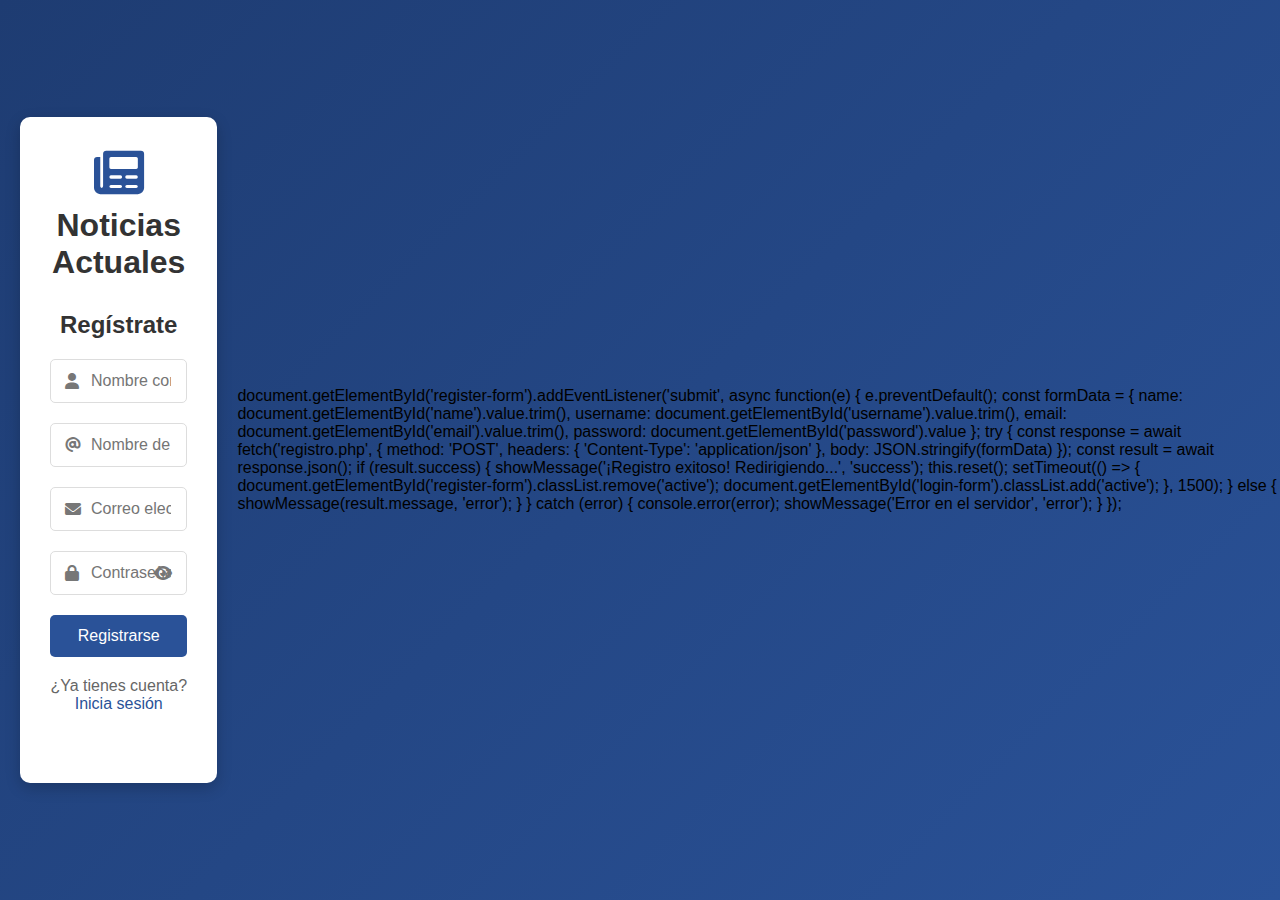
<file: proyecto/index.html>
<!DOCTYPE html>
<html lang="es">
<head>
    <meta charset="UTF-8">
    <meta name="viewport" content="width=device-width, initial-scale=1.0">
    <title>Registro - Noticias Actuales</title>
    <link rel="stylesheet" href="formulario.css">
    <link rel="stylesheet" href="https://cdnjs.cloudflare.com/ajax/libs/font-awesome/6.0.0/css/all.min.css">
</head>
<body>
    <div class="auth-container">
        <div class="auth-box">
            <div class="logo">
                <i class="fas fa-newspaper"></i>
                <h1>Noticias Actuales</h1>
            </div>

            <form id="register-form" class="form active">
                <h2>Regístrate</h2>
                <div class="input-group">
                    <i class="fas fa-user"></i>
                    <input type="text" id="name" placeholder="Nombre completo" required>
                </div>
                <div class="input-group">
                    <i class="fas fa-at"></i>
                    <input type="text" id="username" placeholder="Nombre de usuario" required>
                </div>
                <div class="input-group">
                    <i class="fas fa-envelope"></i>
                    <input type="email" id="email" placeholder="Correo electrónico" required>
                </div>
                <div class="input-group">
                    <i class="fas fa-lock"></i>
                    <input type="password" id="password" placeholder="Contraseña" required>
                    <i class="fas fa-eye toggle-password"></i>
                </div>
                <button type="submit" class="btn">Registrarse</button>
                <p class="switch-form">¿Ya tienes cuenta? <a href="#" id="show-login">Inicia sesión</a></p>
            </form>

            <form id="login-form" class="form">
                <h2>Iniciar Sesión</h2>
                <div class="input-group">
                    <i class="fas fa-user"></i>
                    <input type="text" id="login-user" placeholder="Usuario o correo" required>
                </div>
                <div class="input-group">
                    <i class="fas fa-lock"></i>
                    <input type="password" id="login-password" placeholder="Contraseña" required>
                    <i class="fas fa-eye toggle-password"></i>
                </div>
                <button type="submit" class="btn">Acceder</button>
                <p class="switch-form">¿No tienes cuenta? <a href="#" id="show-register">Regístrate</a></p>
            </form>

            <div id="message" class="message"></div>
        </div>
    </div>

    <script>
        let users = JSON.parse(localStorage.getItem('newsUsers')) || [];

        // Mostrar/ocultar contraseña
        document.querySelectorAll('.toggle-password').forEach(icon => {
            icon.addEventListener('click', function() {
                const input = this.previousElementSibling;
                input.type = input.type === 'password' ? 'text' : 'password';
                this.classList.toggle('fa-eye-slash');
            });
        });

        // Cambiar entre formularios
        document.getElementById('show-login').addEventListener('click', function(e) {
            e.preventDefault();
            document.getElementById('register-form').classList.remove('active');
            document.getElementById('login-form').classList.add('active');
        });

        document.getElementById('show-register').addEventListener('click', function(e) {
            e.preventDefault();
            document.getElementById('login-form').classList.remove('active');
            document.getElementById('register-form').classList.add('active');
        });

        // Registrar usuario
        document.getElementById('register-form').addEventListener('submit', function(e) {
            e.preventDefault();
            
            const newUser = {
                name: document.getElementById('name').value.trim(),
                username: document.getElementById('username').value.trim(),
                email: document.getElementById('email').value.trim(),
                password: document.getElementById('password').value
            };

            // Validaciones
            if (users.some(user => user.username === newUser.username)) {
                showMessage('El nombre de usuario ya existe', 'error');
                return;
            }

            if (users.some(user => user.email === newUser.email)) {
                showMessage('El correo ya está registrado', 'error');
                return;
            }

            if (newUser.password.length < 6) {
                showMessage('La contraseña debe tener al menos 6 caracteres', 'error');
                return;
            }

            users.push(newUser);
            localStorage.setItem('newsUsers', JSON.stringify(users));
            
            showMessage('¡Registro exitoso! Redirigiendo...', 'success');
            this.reset();
            
            setTimeout(() => {
                document.getElementById('register-form').classList.remove('active');
                document.getElementById('login-form').classList.add('active');
            }, 1500);
        });

        // Iniciar sesión
        document.getElementById('login-form').addEventListener('submit', function(e) {
            e.preventDefault();
            
            const userInput = document.getElementById('login-user').value.trim();
            const password = document.getElementById('login-password').value;
            
            const user = users.find(u => 
                (u.username === userInput || u.email === userInput) && 
                u.password === password
            );

            if (user) {
                showMessage('Inicio de sesión exitoso', 'success');
                localStorage.setItem('currentUser', JSON.stringify(user));
                setTimeout(() => window.location.href = 'noticias.html', 1000);
            } else {
                showMessage('Usuario o contraseña incorrectos', 'error');
            }
        });

        function showMessage(text, type) {
            const msg = document.getElementById('message');
            msg.textContent = text;
            msg.className = 'message ' + type;
            
            if (type === 'success') {
                setTimeout(() => msg.textContent = '', 3000);
            }
        }
    </script>
document.getElementById('register-form').addEventListener('submit', async function(e) {
    e.preventDefault();
    
    const formData = {
        name: document.getElementById('name').value.trim(),
        username: document.getElementById('username').value.trim(),
        email: document.getElementById('email').value.trim(),
        password: document.getElementById('password').value
    };

    try {
        const response = await fetch('registro.php', {
            method: 'POST',
            headers: {
                'Content-Type': 'application/json'
            },
            body: JSON.stringify(formData)
        });

        const result = await response.json();

        if (result.success) {
            showMessage('¡Registro exitoso! Redirigiendo...', 'success');
            this.reset();
            setTimeout(() => {
                document.getElementById('register-form').classList.remove('active');
                document.getElementById('login-form').classList.add('active');
            }, 1500);
        } else {
            showMessage(result.message, 'error');
        }

    } catch (error) {
        console.error(error);
        showMessage('Error en el servidor', 'error');
    }
});

</body>
</html>
</file>
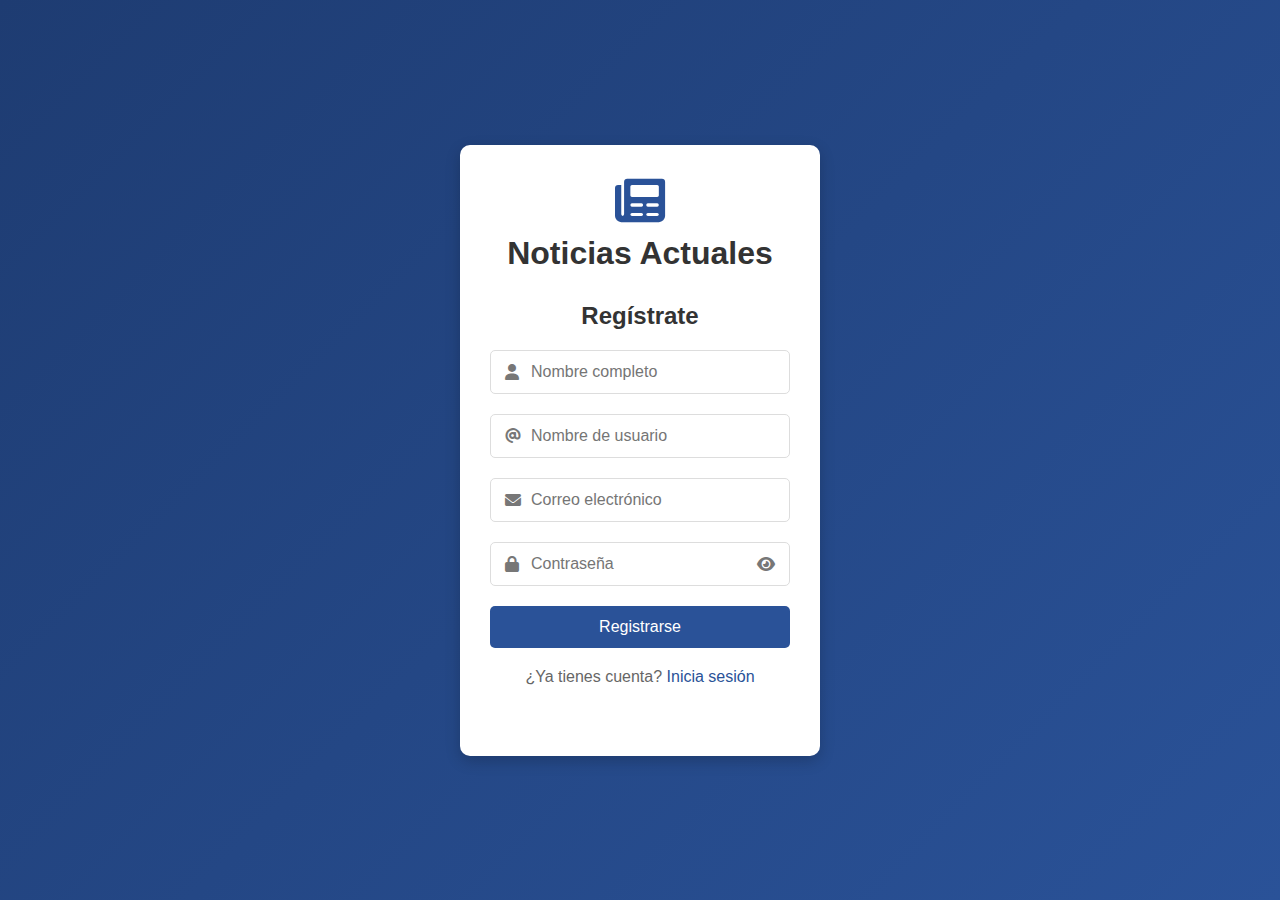
<file: proyecto/formulario.html>
<!DOCTYPE html>
<html lang="es">
<head>
    <meta charset="UTF-8">
    <meta name="viewport" content="width=device-width, initial-scale=1.0">
    <title>Registro - Noticias Actuales</title>
    <link rel="stylesheet" href="formulario.css">
    <link rel="stylesheet" href="https://cdnjs.cloudflare.com/ajax/libs/font-awesome/6.0.0/css/all.min.css">
</head>
<body>
    <div class="auth-container">
        <div class="auth-box">
            <div class="logo">
                <i class="fas fa-newspaper"></i>
                <h1>Noticias Actuales</h1>
            </div>

            <form id="register-form" class="form active">
                <h2>Regístrate</h2>
                <div class="input-group">
                    <i class="fas fa-user"></i>
                    <input type="text" id="name" placeholder="Nombre completo" required>
                </div>
                <div class="input-group">
                    <i class="fas fa-at"></i>
                    <input type="text" id="username" placeholder="Nombre de usuario" required>
                </div>
                <div class="input-group">
                    <i class="fas fa-envelope"></i>
                    <input type="email" id="email" placeholder="Correo electrónico" required>
                </div>
                <div class="input-group">
                    <i class="fas fa-lock"></i>
                    <input type="password" id="password" placeholder="Contraseña" required>
                    <i class="fas fa-eye toggle-password"></i>
                </div>
                <button type="submit" class="btn">Registrarse</button>
                <p class="switch-form">¿Ya tienes cuenta? <a href="#" id="show-login">Inicia sesión</a></p>
            </form>

            <form id="login-form" class="form">
                <h2>Iniciar Sesión</h2>
                <div class="input-group">
                    <i class="fas fa-user"></i>
                    <input type="text" id="login-user" placeholder="Usuario o correo" required>
                </div>
                <div class="input-group">
                    <i class="fas fa-lock"></i>
                    <input type="password" id="login-password" placeholder="Contraseña" required>
                    <i class="fas fa-eye toggle-password"></i>
                </div>
                <button type="submit" class="btn">Acceder</button>
                <p class="switch-form">¿No tienes cuenta? <a href="#" id="show-register">Regístrate</a></p>
            </form>

            <div id="message" class="message"></div>
        </div>
    </div>

    <script>
        let users = JSON.parse(localStorage.getItem('newsUsers')) || [];

        // Mostrar/ocultar contraseña
        document.querySelectorAll('.toggle-password').forEach(icon => {
            icon.addEventListener('click', function() {
                const input = this.previousElementSibling;
                input.type = input.type === 'password' ? 'text' : 'password';
                this.classList.toggle('fa-eye-slash');
            });
        });

        // Cambiar entre formularios
        document.getElementById('show-login').addEventListener('click', function(e) {
            e.preventDefault();
            document.getElementById('register-form').classList.remove('active');
            document.getElementById('login-form').classList.add('active');
        });

        document.getElementById('show-register').addEventListener('click', function(e) {
            e.preventDefault();
            document.getElementById('login-form').classList.remove('active');
            document.getElementById('register-form').classList.add('active');
        });

        // Registrar usuario
        document.getElementById('register-form').addEventListener('submit', function(e) {
            e.preventDefault();
            
            const newUser = {
                name: document.getElementById('name').value.trim(),
                username: document.getElementById('username').value.trim(),
                email: document.getElementById('email').value.trim(),
                password: document.getElementById('password').value
            };

            // Validaciones
            if (users.some(user => user.username === newUser.username)) {
                showMessage('El nombre de usuario ya existe', 'error');
                return;
            }

            if (users.some(user => user.email === newUser.email)) {
                showMessage('El correo ya está registrado', 'error');
                return;
            }

            if (newUser.password.length < 6) {
                showMessage('La contraseña debe tener al menos 6 caracteres', 'error');
                return;
            }

            users.push(newUser);
            localStorage.setItem('newsUsers', JSON.stringify(users));
            
            showMessage('¡Registro exitoso! Redirigiendo...', 'success');
            this.reset();
            
            setTimeout(() => {
                document.getElementById('register-form').classList.remove('active');
                document.getElementById('login-form').classList.add('active');
            }, 1500);
        });

        // Iniciar sesión
        document.getElementById('login-form').addEventListener('submit', function(e) {
            e.preventDefault();
            
            const userInput = document.getElementById('login-user').value.trim();
            const password = document.getElementById('login-password').value;
            
            const user = users.find(u => 
                (u.username === userInput || u.email === userInput) && 
                u.password === password
            );

            if (user) {
                showMessage('Inicio de sesión exitoso', 'success');
                localStorage.setItem('currentUser', JSON.stringify(user));
                setTimeout(() => window.location.href = 'noticias.html', 1000);
            } else {
                showMessage('Usuario o contraseña incorrectos', 'error');
            }
        });

        function showMessage(text, type) {
            const msg = document.getElementById('message');
            msg.textContent = text;
            msg.className = 'message ' + type;
            
            if (type === 'success') {
                setTimeout(() => msg.textContent = '', 3000);
            }
        }
    </script>
</body>
</html>
</file>
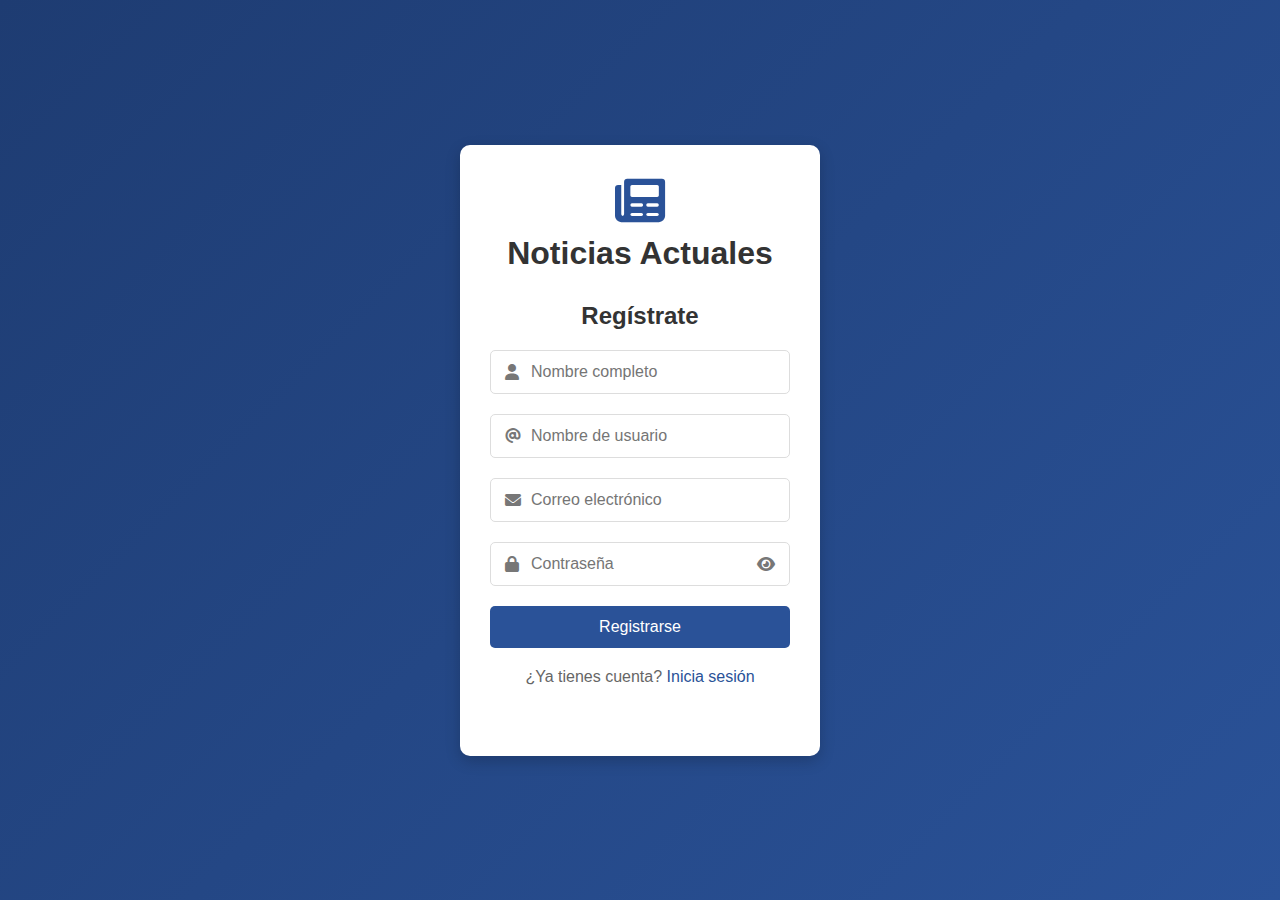
<file: proyecto/noticias.html>
<!DOCTYPE html>
<html lang="es">
<head>
    <meta charset="UTF-8">
    <meta name="viewport" content="width=device-width, initial-scale=1.0">
    <title>Noticias Actuales</title>
    <link rel="stylesheet" href="noticias.css">
    <link rel="stylesheet" href="https://cdnjs.cloudflare.com/ajax/libs/font-awesome/6.0.0/css/all.min.css">
</head>
<body>
    <header>
        <div class="container">
            <div class="logo">
                <i class="fas fa-newspaper"></i>
                <h1>Noticias<span>Actuales</span></h1>
            </div>
            <nav>
                <ul>
                    <li><a href="#" class="active">Inicio</a></li>
                    <li><a href="#">Nacional</a></li>
                    <li><a href="#">Internacional</a></li>
                    <li><a href="#">Tecnología</a></li>
                    <li><a href="#">Cultura</a></li>
                </ul>
            </nav>
            <div class="user-menu">
                <span id="username-display"></span>
                <button id="logout-btn"><i class="fas fa-sign-out-alt"></i></button>
            </div>
        </div>
    </header>

    <main class="container">
        <section class="hero">
            <article class="main-news">
                <img src="imagen2.jpeg" alt="Noticia principal">
				
                <div class="news-content">
                    <span class="category">Destacada</span>
                    <h2>Descubrimiento científico revoluciona la medicina moderna</h2>
                    <p>Un equipo internacional de investigadores ha desarrollado un nuevo tratamiento que podría curar enfermedades hasta ahora incurables...</p>
                    <a href="https://www.mutualmedica.com/post/mutualmedica/los-7-descubrimientos-medicos-mas-importantes-de-la-historia" class="read-more">Leer más <i class="fas fa-arrow-right"></i></a>
                </div>
            </article>
        </section>

        <section class="news-section">
            <h2>Últimas Noticias</h2>
            <div class="news-grid">
                <article class="news-card">
                    <img src="imagen1.webp" alt="Noticia 1">
                    <div class="card-content">
                        <span class="category">Política</span>
                        <h3>Gobierno anuncia nuevas medidas económicas</h3>
                        <p>El presidente presentó un paquete de reformas para estimular el crecimiento en sectores clave...</p>
                        <div class="news-footer">
                            <span class="date"><i class="far fa-clock"></i> Hace 2 horas</span>
                            <a href="https://www.lamoncloa.gob.es/presidente/actividades/paginas/2024/111124-sanchez-plan-respuesta-dana.aspx" class="read-more">Leer</a>
                        </div>
                    </div>
                </article>

                <article class="news-card">
                    <img src="imagen3.webp" alt="Noticia 2">
                    <div class="card-content">
                        <span class="category">Tecnología</span>
                        <h3>Nueva generación de smartphones presenta innovaciones</h3>
                        <p>Las principales marcas han revelado sus últimos modelos con características revolucionarias...</p>
                        <div class="news-footer">
                            <span class="date"><i class="far fa-clock"></i> Hace 5 horas</span>
                            <a href="https://www.expansion.com/fueradeserie/tecno/2025/03/14/67d00e1d468aeb904f8b4579.html" class="read-more">Leer</a>
                        </div>
                    </div>
                </article>

                <article class="news-card">
                    <img src="imagen4.webp" alt="Noticia 3">
                    <div class="card-content">
                        <span class="category">Deportes</span>
                        <h3>Equipo se clasifico para las semifinales de la Nations Leafue</h3>
                        <p>Con una victoria histórica, el seleccionado se aseguró un lugar en la gran semifinal del campeonato ante Francia...</p>
                        <div class="news-footer">
                            <span class="date"><i class="far fa-clock"></i> Ayer</span>
                            <a href="https://elpais.com/deportes/eurocopa-futbol/2024-07-14/espana-inglaterra-el-partido-de-la-final-la-eurocopa-en-imagenes.html" class="read-more">Leer</a>
                        </div>
                    </div>
                </article>

                <article class="news-card">
                    <img src="imagen5.webp" alt="Noticia 4">
                    <div class="card-content">
                        <span class="category">Cultura</span>
                        <h3>Festival de cine anuncia su programación 2023</h3>
                        <p>El evento cultural más importante del país reveló las películas que competirán este año...</p>
                        <div class="news-footer">
                            <span class="date"><i class="far fa-clock"></i> Ayer</span>
                            <a href="https://www.dodmagazine.es/festivales-cine-espana/" class="read-more">Leer</a>
                        </div>
                    </div>
                </article>
            </div>
        </section>

        <section class="newsletter">
            <h2>Recibe las noticias en tu correo</h2>
            <form>
                <input type="email" placeholder="Tu correo electrónico" required>
                <button type="submit">Suscribirse</button>
            </form>
        </section>
    </main>

    <footer>
        <div class="container">
            <div class="footer-content">
                <div class="footer-section">
                    <h3>Noticias Actuales</h3>
                    <p>El medio digital más confiable para estar informado las 24 horas.</p>
                </div>
                <div class="footer-section">
                    <h3>Contacto</h3>
                    <p><i class="fas fa-envelope"></i> contacto@noticiasactuales.com</p>
                    <p><i class="fas fa-phone"></i> +1 234 567 890</p>
                </div>
                <div class="footer-section">
                    <h3>Síguenos</h3>
                    <div class="social-icons">
                        <a href="#"><i class="fab fa-facebook-f"></i></a>
                        <a href="#"><i class="fab fa-twitter"></i></a>
                        <a href="#"><i class="fab fa-instagram"></i></a>
                    </div>
                </div>
            </div>
            <div class="copyright">
                <p>&copy; 2023 Noticias Actuales. Todos los derechos reservados.</p>
            </div>
        </div>
    </footer>

    <script>
        // Mostrar nombre de usuario
        const currentUser = JSON.parse(localStorage.getItem('currentUser'));
        if (currentUser) {
            document.getElementById('username-display').textContent = currentUser.name;
        } else {
            window.location.href = 'formulario.html';
        }

        // Cerrar sesión
        document.getElementById('logout-btn').addEventListener('click', function() {
            localStorage.removeItem('currentUser');
            window.location.href = 'formulario.html';
        });
    </script>
</body>
</html>
</file>
<file: proyecto/formulario.css>
/* Estilos generales */
* {
    margin: 0;
    padding: 0;
    box-sizing: border-box;
    font-family: 'Segoe UI', Tahoma, Geneva, Verdana, sans-serif;
}

body {
    background: linear-gradient(135deg, #1e3c72, #2a5298);
    height: 100vh;
    display: flex;
    justify-content: center;
    align-items: center;
}

.auth-container {
    width: 100%;
    max-width: 400px;
    padding: 20px;
}

.auth-box {
    background: white;
    border-radius: 10px;
    box-shadow: 0 5px 15px rgba(0, 0, 0, 0.2);
    padding: 30px;
}

.logo {
    text-align: center;
    margin-bottom: 30px;
}

.logo i {
    font-size: 50px;
    color: #2a5298;
    margin-bottom: 10px;
}

.logo h1 {
    color: #333;
}

.form {
    display: none;
}

.form.active {
    display: block;
}

.form h2 {
    text-align: center;
    margin-bottom: 20px;
    color: #333;
}

.input-group {
    position: relative;
    margin-bottom: 20px;
}

.input-group i {
    position: absolute;
    left: 15px;
    top: 50%;
    transform: translateY(-50%);
    color: #777;
}

.input-group input {
    width: 100%;
    padding: 12px 15px 12px 40px;
    border: 1px solid #ddd;
    border-radius: 5px;
    font-size: 16px;
}

.input-group .toggle-password {
    left: auto;
    right: 15px;
    cursor: pointer;
}

.btn {
    width: 100%;
    padding: 12px;
    background: #2a5298;
    color: white;
    border: none;
    border-radius: 5px;
    font-size: 16px;
    cursor: pointer;
    transition: background 0.3s;
}

.btn:hover {
    background: #1e3c72;
}

.switch-form {
    text-align: center;
    margin-top: 20px;
    color: #666;
}

.switch-form a {
    color: #2a5298;
    text-decoration: none;
}

.switch-form a:hover {
    text-decoration: underline;
}

.message {
    padding: 10px;
    margin-top: 20px;
    border-radius: 5px;
    text-align: center;
    font-weight: 500;
}

.message.error {
    background: #ffebee;
    color: #d32f2f;
}

.message.success {
    background: #e8f5e9;
    color: #2e7d32;
}
</file>
<file: proyecto/noticias.css>
* {
    margin: 0px;
    padding: 0;
    box-sizing: border-box;
    font-family: 'Segoe UI', Tahoma, Geneva, Verdana, sans-serif;
}

:root {
    --primary-color: #2a5298;
    --secondary-color: #1e3c72;
    --accent-color: #4361ee;
    --text-color: #333;
    --light-text: #777;
    --bg-light: #f9f9f9;
    --border-color: #eee;
}

body {
    color: var(--text-color);
    line-height: 1.6;
}

.container {
    width: 90%;
    max-width: 1200px;
    margin: 0 auto;
}

/* Header */
header {
    background-color: white;
    box-shadow: 0 2px 10px rgba(0, 0, 0, 0.1);
    position: sticky;
    top: 0;
    z-index: 100;
}

header .container {
    display: flex;
    justify-content: space-between;
    align-items: center;
    padding: 15px 0;
}

.logo {
    display: flex;
    align-items: center;
    gap: 10px;
}

.logo i {
    font-size: 28px;
    color: var(--primary-color);
}

.logo h1 {
    font-size: 24px;
    font-weight: 700;
}

.logo h1 span {
    color: var(--primary-color);
}

nav ul {
    display: flex;
    list-style: none;
}

nav ul li {
    margin-left: 20px;
}

nav ul li a {
    text-decoration: none;
    color: var(--text-color);
    font-weight: 500;
    padding: 5px 0;
    position: relative;
    transition: color 0.3s;
}

nav ul li a.active,
nav ul li a:hover {
    color: var(--primary-color);
}

nav ul li a.active::after {
    content: '';
    position: absolute;
    bottom: 0;
    left: 0;
    width: 100%;
    height: 2px;
    background-color: var(--primary-color);
}

.user-menu {
    display: flex;
    align-items: center;
    gap: 15px;
}

.user-menu span {
    font-weight: 500;
}

#logout-btn {
    background: none;
    border: none;
    color: var(--primary-color);
    font-size: 18px;
    cursor: pointer;
    transition: transform 0.3s;
}

#logout-btn:hover {
    transform: scale(1.1);
}

/* Main Content */
main {
    padding: 30px 0;
}

.hero {
    margin-bottom: 40px;
}

.main-news {
    position: relative;
    border-radius: 8px;
    overflow: hidden;
    box-shadow: 0 5px 15px rgba(0, 0, 0, 0.1);
}

.main-news img {
    width: 100%;
    height: 400px;
    object-fit: cover;
}

.news-content {
    position: absolute;
    bottom: 0;
    left: 0;
    right: 0;
    background: linear-gradient(to top, rgba(0,0,0,0.8), transparent);
    color: white;
    padding: 30px;
}

.news-content .category {
    display: inline-block;
    background-color: var(--accent-color);
    padding: 5px 15px;
    border-radius: 20px;
    font-size: 14px;
    font-weight: 600;
    margin-bottom: 10px;
}

.news-content h2 {
    font-size: 28px;
    margin-bottom: 15px;
}

.news-content p {
    margin-bottom: 20px;
    opacity: 0.9;
}

.read-more {
    color: white;
    font-weight: 600;
    text-decoration: none;
    display: inline-flex;
    align-items: center;
    gap: 5px;
}

.read-more i {
    transition: transform 0.3s;
}

.read-more:hover i {
    transform: translateX(5px);
}

/* News Grid */
.news-section {
    margin-bottom: 50px;
}

.news-section h2 {
    font-size: 24px;
    margin-bottom: 20px;
    padding-bottom: 10px;
    border-bottom: 1px solid var(--border-color);
}

.news-grid {
    display: grid;
    grid-template-columns: repeat(auto-fill, minmax(280px, 1fr));
    gap: 25px;
}

.news-card {
    background: white;
    border-radius: 8px;
    overflow: hidden;
    box-shadow: 0 3px 10px rgba(0, 0, 0, 0.1);
    transition: transform 0.3s, box-shadow 0.3s;
}

.news-card:hover {
    transform: translateY(-5px);
    box-shadow: 0 5px 15px rgba(0, 0, 0, 0.2);
}

.news-card img {
    width: 100%;
    height: 180px;
    object-fit: cover;
}

.card-content {
    padding: 20px;
}

.card-content .category {
    display: inline-block;
    color: var(--primary-color);
    font-size: 12px;
    font-weight: 600;
    text-transform: uppercase;
    margin-bottom: 10px;
}

.card-content h3 {
    font-size: 18px;
    margin-bottom: 10px;
}

.card-content p {
    color: var(--light-text);
    font-size: 14px;
    margin-bottom: 15px;
}

.news-footer {
    display: flex;
    justify-content: space-between;
    align-items: center;
    font-size: 12px;
    color: var(--light-text);
}

.news-footer .date {
    display: flex;
    align-items: center;
    gap: 5px;
}

.news-footer .read-more {
    color: var(--primary-color);
    font-weight: 600;
}

/* Newsletter */
.newsletter {
    background-color: var(--bg-light);
    padding: 40px;
    border-radius: 8px;
    text-align: center;
    margin-bottom: 50px;
}

.newsletter h2 {
    font-size: 24px;
    margin-bottom: 20px;
}

.newsletter form {
    display: flex;
    max-width: 500px;
    margin: 0 auto;
}

.newsletter input {
    flex: 1;
    padding: 12px 15px;
    border: 1px solid var(--border-color);
    border-radius: 4px 0 0 4px;
    font-size: 16px;
}

.newsletter button {
    padding: 12px 20px;
    background-color: var(--primary-color);
    color: white;
    border: none;
    border-radius: 0 4px 4px 0;
    font-weight: 600;
    cursor: pointer;
    transition: background-color 0.3s;
}

.newsletter button:hover {
    background-color: var(--secondary-color);
}

/* Footer */
footer {
    background-color: var(--primary-color);
    color: white;
    padding: 50px 0 20px;
}

.footer-content {
    display: grid;
    grid-template-columns: repeat(auto-fit, minmax(250px, 1fr));
    gap: 30px;
    margin-bottom: 30px;
}

.footer-section h3 {
    font-size: 18px;
    margin-bottom: 20px;
    position: relative;
    padding-bottom: 10px;
}

.footer-section h3::after {
    content: '';
    position: absolute;
    bottom: 0;
    left: 0;
    width: 50px;
    height: 2px;
    background-color: white;
}

.footer-section p {
    margin-bottom: 10px;
    opacity: 0.8;
}

.footer-section i {
    margin-right: 10px;
}

.social-icons {
    display: flex;
    gap: 15px;
}

.social-icons a {
    color: white;
    font-size: 18px;
    transition: transform 0.3s;
}

.social-icons a:hover {
    transform: translateY(-3px);
}

.copyright {
    text-align: center;
    padding-top: 20px;
    border-top: 1px solid rgba(255, 255, 255, 0.1);
    font-size: 14px;
    opacity: 0.8;
}

/* Responsive */
@media (max-width: 768px) {
    header .container {
        flex-direction: column;
        gap: 15px;
    }
    
    nav ul {
        margin-top: 15px;
    }
    
    .main-news img {
        height: 300px;
    }
    
    .news-content {
        padding: 20px;
    }
    
    .news-content h2 {
        font-size: 22px;
    }
    
    .newsletter form {
        flex-direction: column;
    }
    
    .newsletter input,
    .newsletter button {
        width: 100%;
        border-radius: 4px;
    }
    
    .newsletter button {
        margin-top: 10px;
    }
}
</file>
